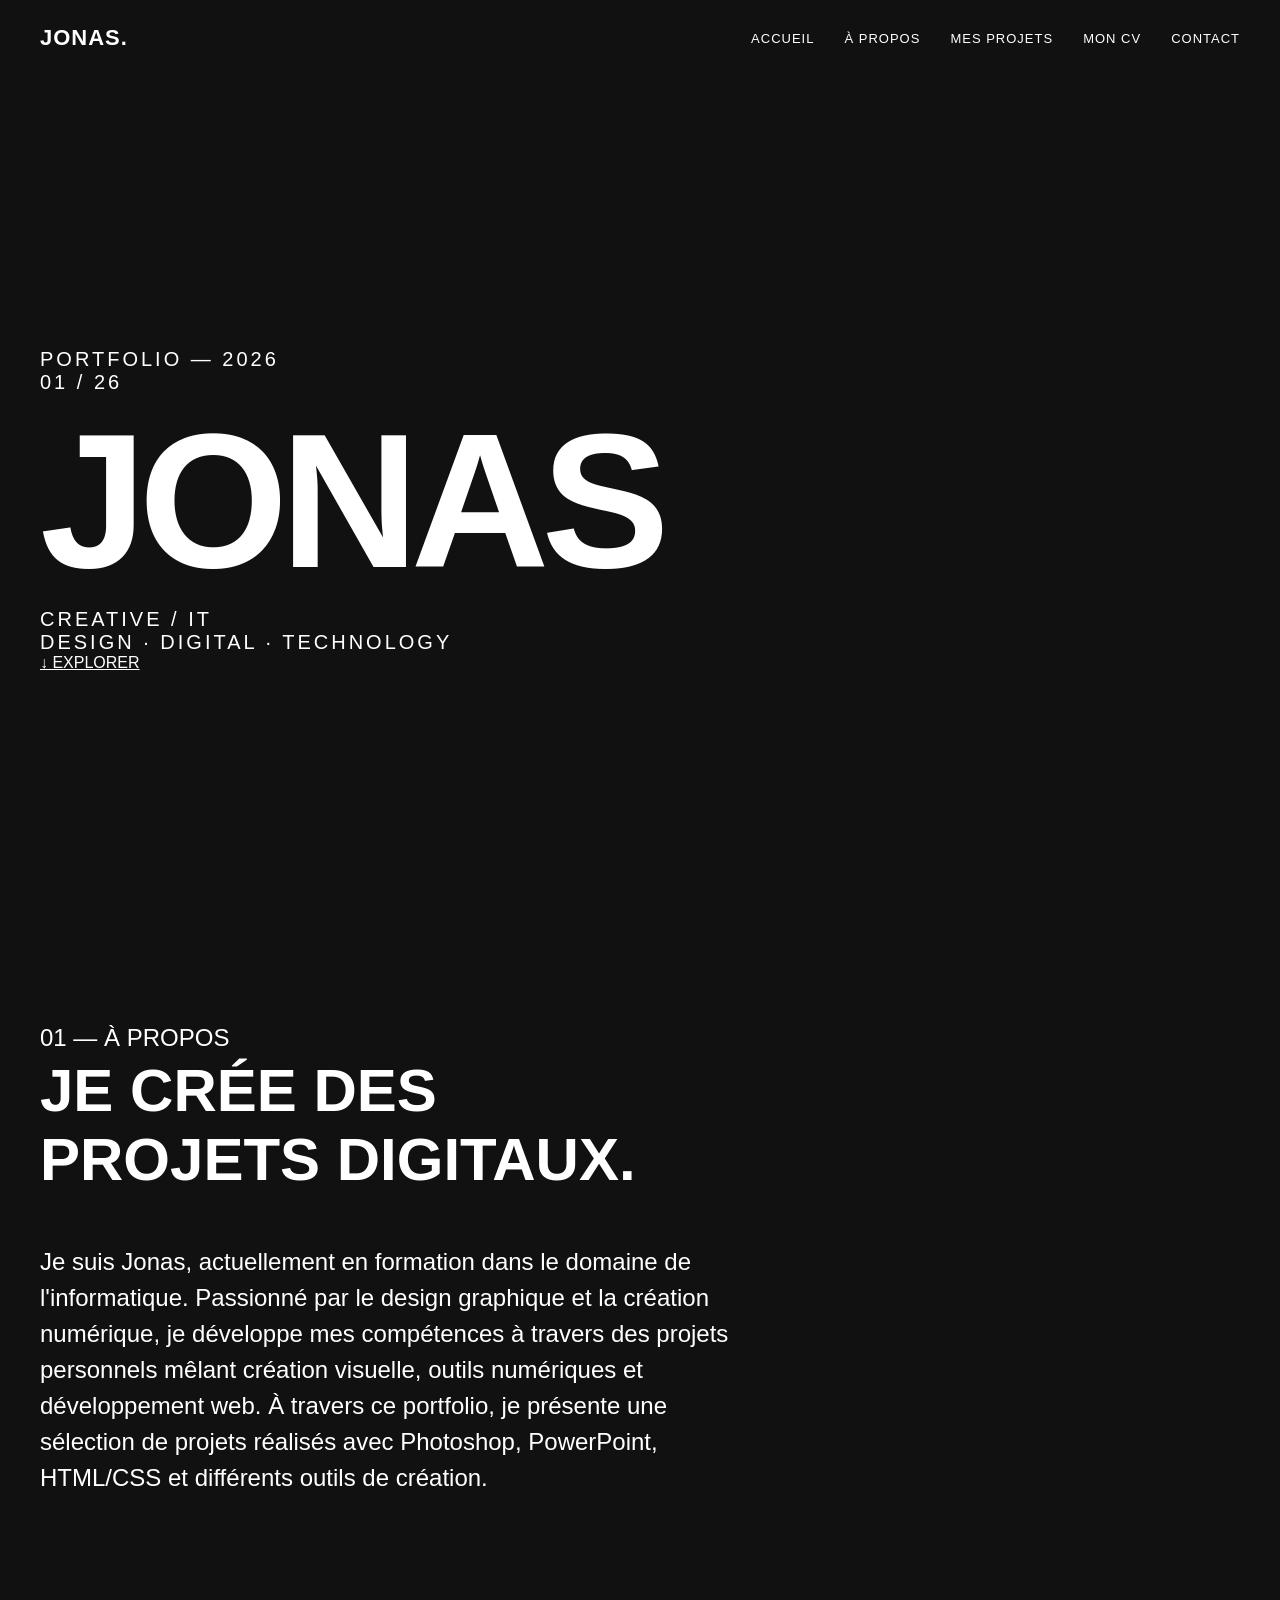
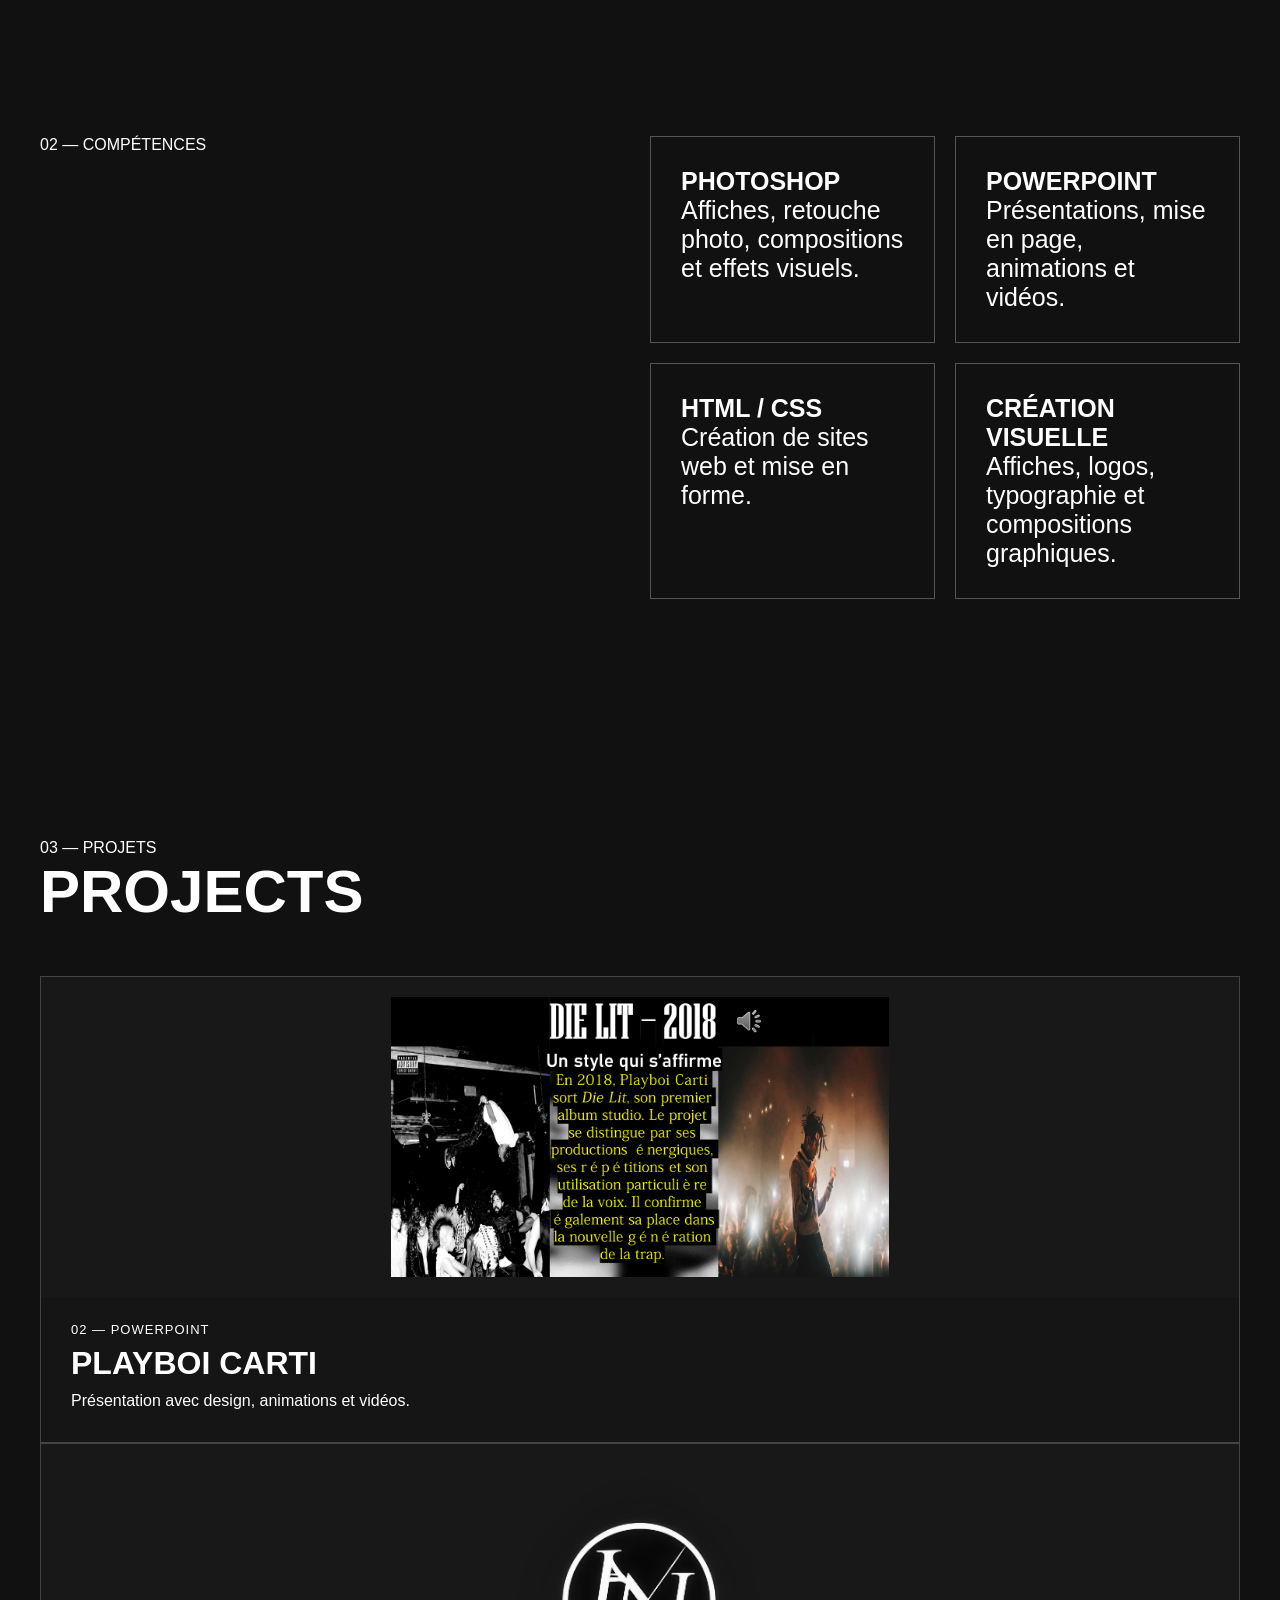
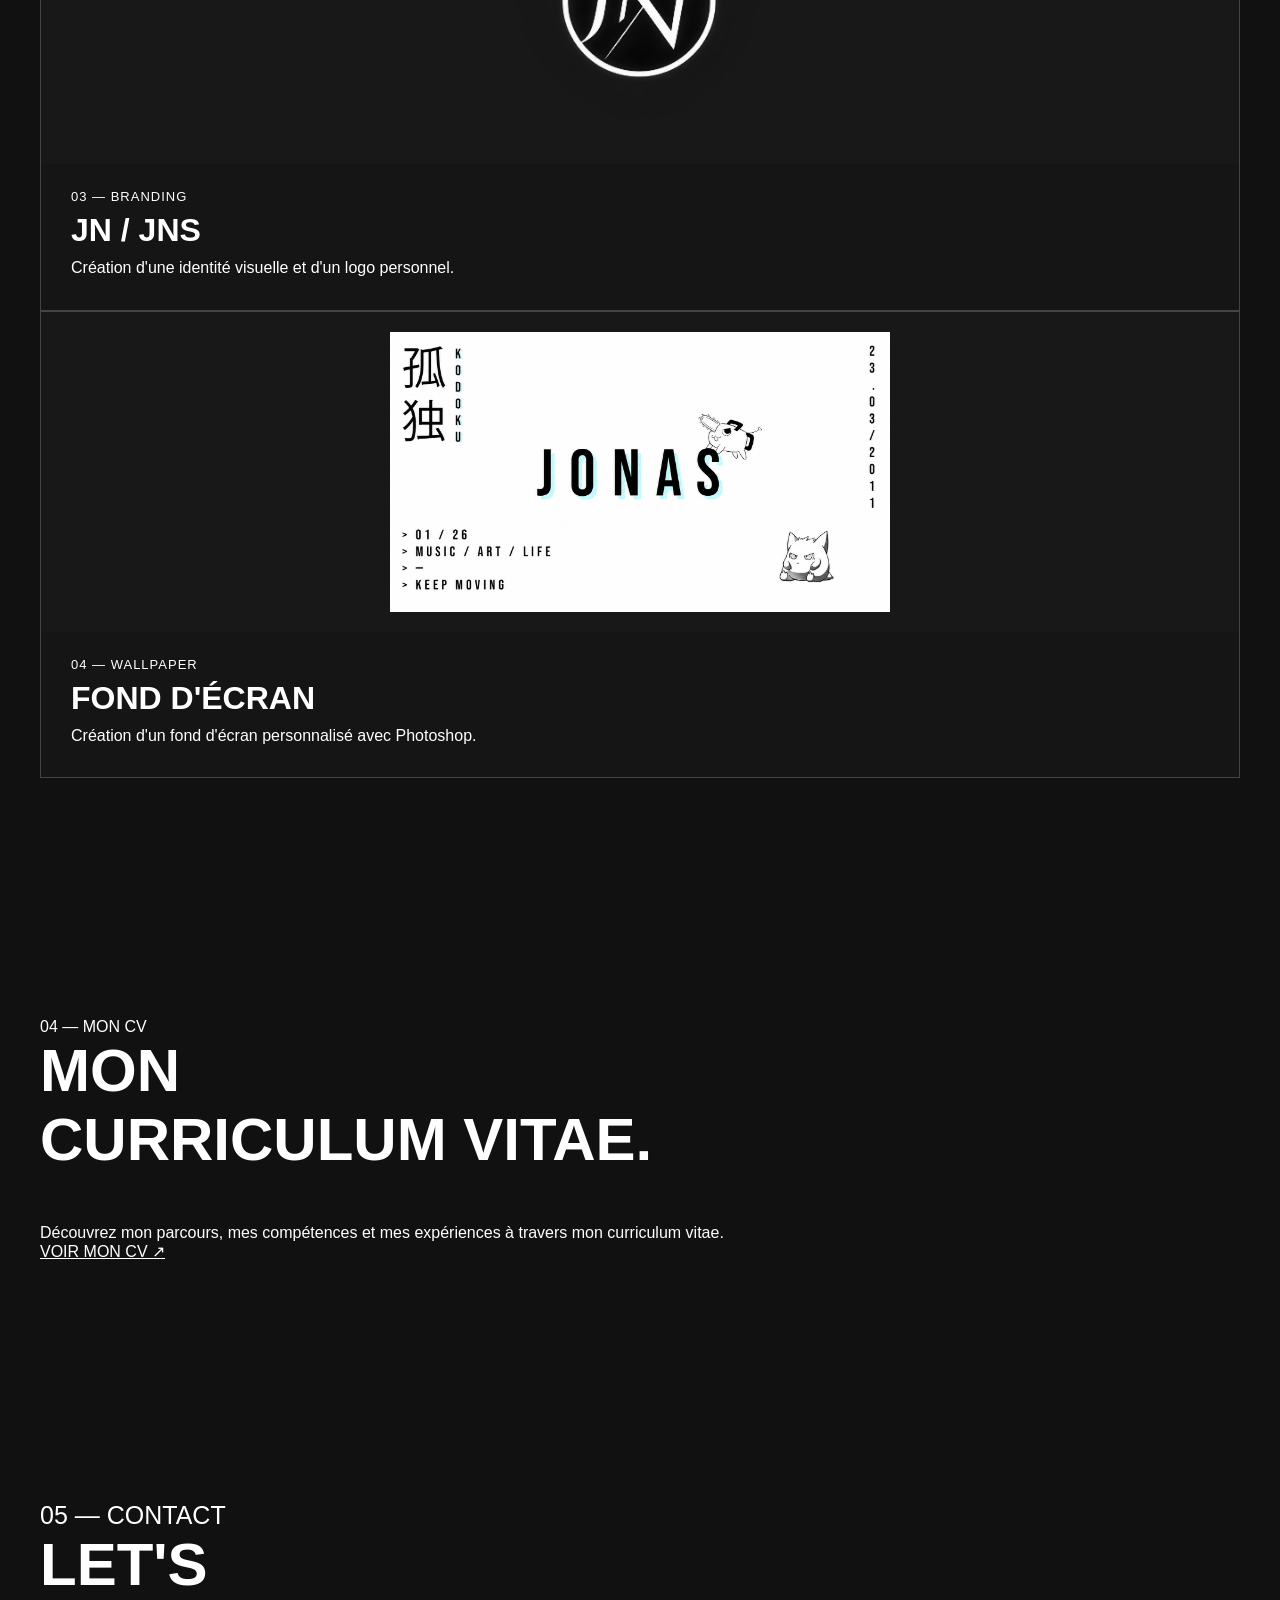
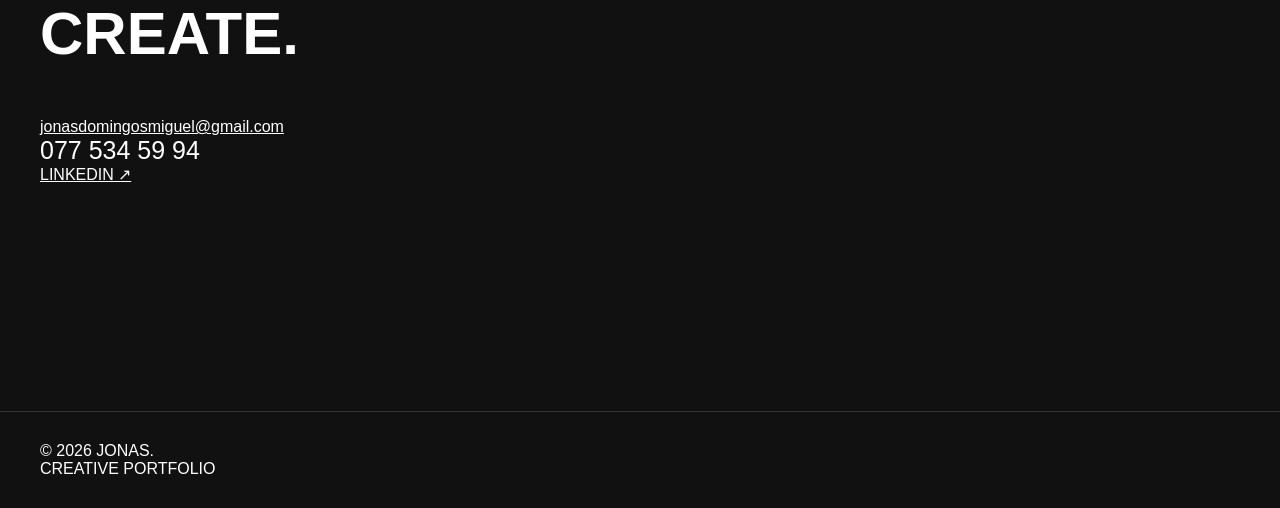
<file: index.html>
<!DOCTYPE html>
<html lang="fr">

<head>
    <meta charset="UTF-8">
    <meta name="viewport" content="width=device-width, initial-scale=1.0">

    <title>Jonas — Portfolio</title>

    <link rel="stylesheet" href="style.css">
</head>

<body>

    <!-- NAVIGATION -->

    <nav>

        <div class="logo">
            JONAS.
        </div>

        <div class="menu">
            <a href="#home">ACCUEIL</a>
            <a href="#about">À PROPOS</a>
            <a href="#projects">MES PROJETS</a>
            <a href="#cv">MON CV</a>
            <a href="#contact">CONTACT</a>
        </div>

    </nav>


    <main>


        <!-- =========================
             HERO / ACCUEIL
        ========================= -->

        <section id="home" class="hero">

            <div class="hero-top">

                <p>PORTFOLIO — 2026</p>

                <p>01 / 26</p>

            </div>


            <div class="hero-title">

                <h1>JONAS</h1>

                <p>CREATIVE / IT</p>

            </div>


            <div class="hero-bottom">

                <p>
                    DESIGN · DIGITAL · TECHNOLOGY
                </p>

                <a href="#projects">
                    ↓ EXPLORER
                </a>

            </div>

        </section>



        <!-- =========================
             À PROPOS
        ========================= -->

        <section id="about" class="about">

            <p class="label">
                01 — À PROPOS
            </p>

            <h2>
                JE CRÉE DES<br>
                <span>PROJETS DIGITAUX.</span>
            </h2>

            <p class="about-text">
                Je suis Jonas, actuellement en formation dans le domaine de l'informatique.
                Passionné par le design graphique et la création numérique, je développe mes
                compétences à travers des projets personnels mêlant création visuelle,
                outils numériques et développement web.

                À travers ce portfolio, je présente une sélection de projets réalisés avec
                Photoshop, PowerPoint, HTML/CSS et différents outils de création.
            </p>

        </section>



        <!-- =========================
             COMPÉTENCES
        ========================= -->

        <section id="skills" class="skills">

            <p class="label">
                02 — COMPÉTENCES
            </p>


            <div class="skills">

                <div class="skill">

                    <strong>PHOTOSHOP</strong>

                    <p>
                        Affiches, retouche photo, compositions et effets visuels.
                    </p>

                </div>


                <div class="skill">

                    <strong>POWERPOINT</strong>

                    <p>
                        Présentations, mise en page, animations et vidéos.
                    </p>

                </div>


                <div class="skill">

                    <strong>HTML / CSS</strong>

                    <p>
                        Création de sites web et mise en forme.
                    </p>

                </div>


                <div class="skill">

                    <strong>CRÉATION VISUELLE</strong>

                    <p>
                        Affiches, logos, typographie et compositions graphiques.
                    </p>

                </div>

            </div>

        </section>



        <!-- =========================
             PROJETS
        ========================= -->

        <section id="projects" class="projects">

            <p class="label">
                03 — PROJETS
            </p>

            <h2>
                PROJECTS
            </h2>


            <div class="projects-grid">


                <!-- PROJET 01 -->

                <a href="carti.html" class="project">

    <img
        src="PLAYBOI CARTI die lit.jpg"
        alt="Présentation Playboi Carti"
    >

    <small>
        02 — POWERPOINT
    </small>

    <h3>
        PLAYBOI CARTI
    </h3>

    <p>
        Présentation avec design, animations et vidéos.
    </p>

</a>


                <!-- PROJET 03 -->

                <div class="project">

                    <img
                        src="Logo jn blanc.png"
                        alt="Logo JN"
                    >

                    <small>
                        03 — BRANDING
                    </small>

                    <h3>
                        JN / JNS
                    </h3>

                    <p>
                        Création d'une identité visuelle et d'un logo personnel.
                    </p>

                </div>



                <!-- PROJET 04 -->

                <div class="project">

                    <img
                        src="jonas wallpaper.png"
                        alt="Fond d'écran"
                    >

                    <small>
                        04 — WALLPAPER
                    </small>

                    <h3>
                        FOND D'ÉCRAN
                    </h3>

                    <p>
                        Création d'un fond d'écran personnalisé avec Photoshop.
                    </p>

                </div>


            </div>

        </section>



        <!-- =========================
             CV
        ========================= -->

        <section id="cv" class="cv">

            <p class="label">
                04 — MON CV
            </p>

            <h2>
                MON<br>
                <span>CURRICULUM VITAE.</span>
            </h2>

            <div class="cv-content">

                <p>
                    Découvrez mon parcours, mes compétences et mes expériences
                    à travers mon curriculum vitae.
                </p>

                <a
                    href="JONAS DOMINGOS MIGUEL - CV - Informaticien.pdf"
                    target="_blank"
                    class="cv-button"
                >
                    VOIR MON CV ↗
                </a>

            </div>

        </section>



        <!-- =========================
             CONTACT
        ========================= -->

        <section id="contact" class="contact">

            <p class="label">
                05 — CONTACT
            </p>

            <h2>
                LET'S<br>
                <span>CREATE.</span>
            </h2>

            <a href="mailto:jonasdomingosmiguel@gmail.com">
                jonasdomingosmiguel@gmail.com
            </a>

            <p>
                077 534 59 94
            </p>

            <a
                href="https://www.linkedin.com/in/jonas-domingos-190a22437/"
                target="_blank"
            >
                LINKEDIN ↗
            </a>

        </section>


    </main>



    <!-- FOOTER -->

    <footer>

        <p>
            © 2026 JONAS.
        </p>

        <p>
            CREATIVE PORTFOLIO
        </p>

    </footer>


</body>
</html>
</file>
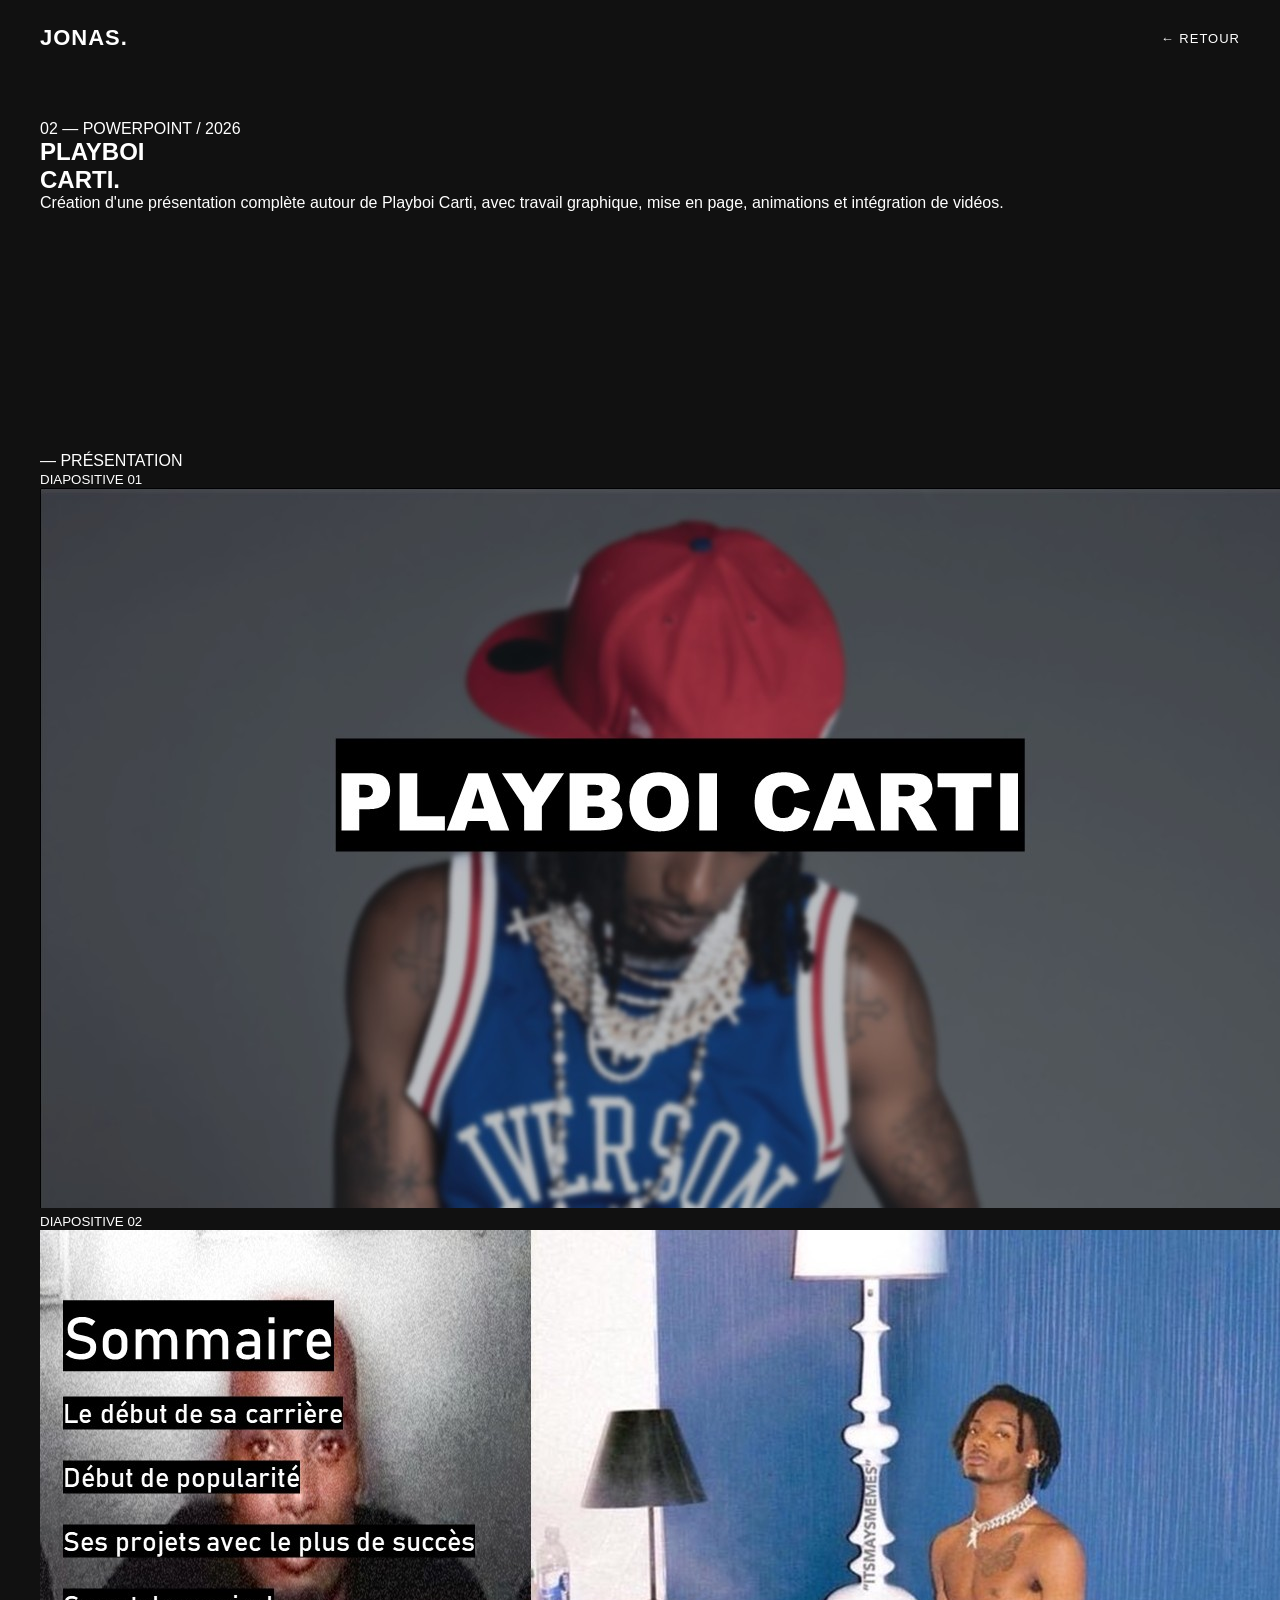
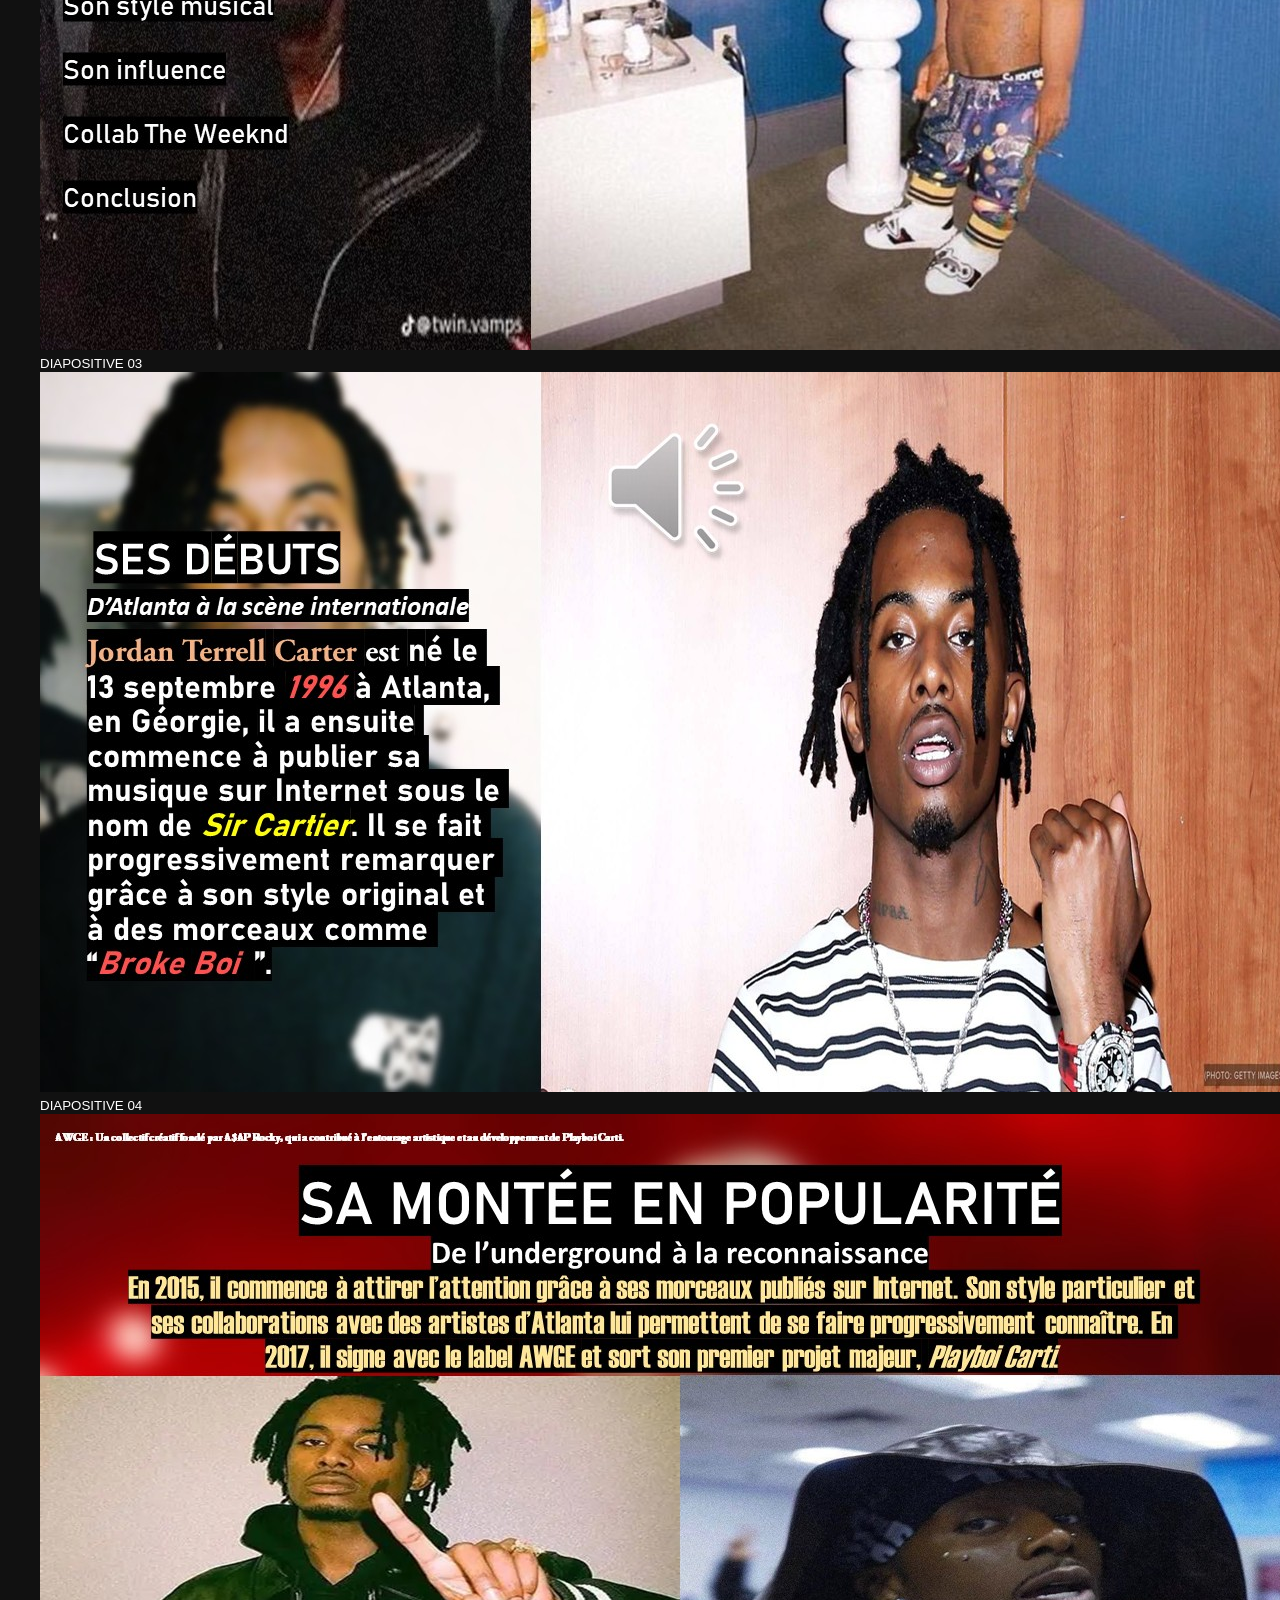
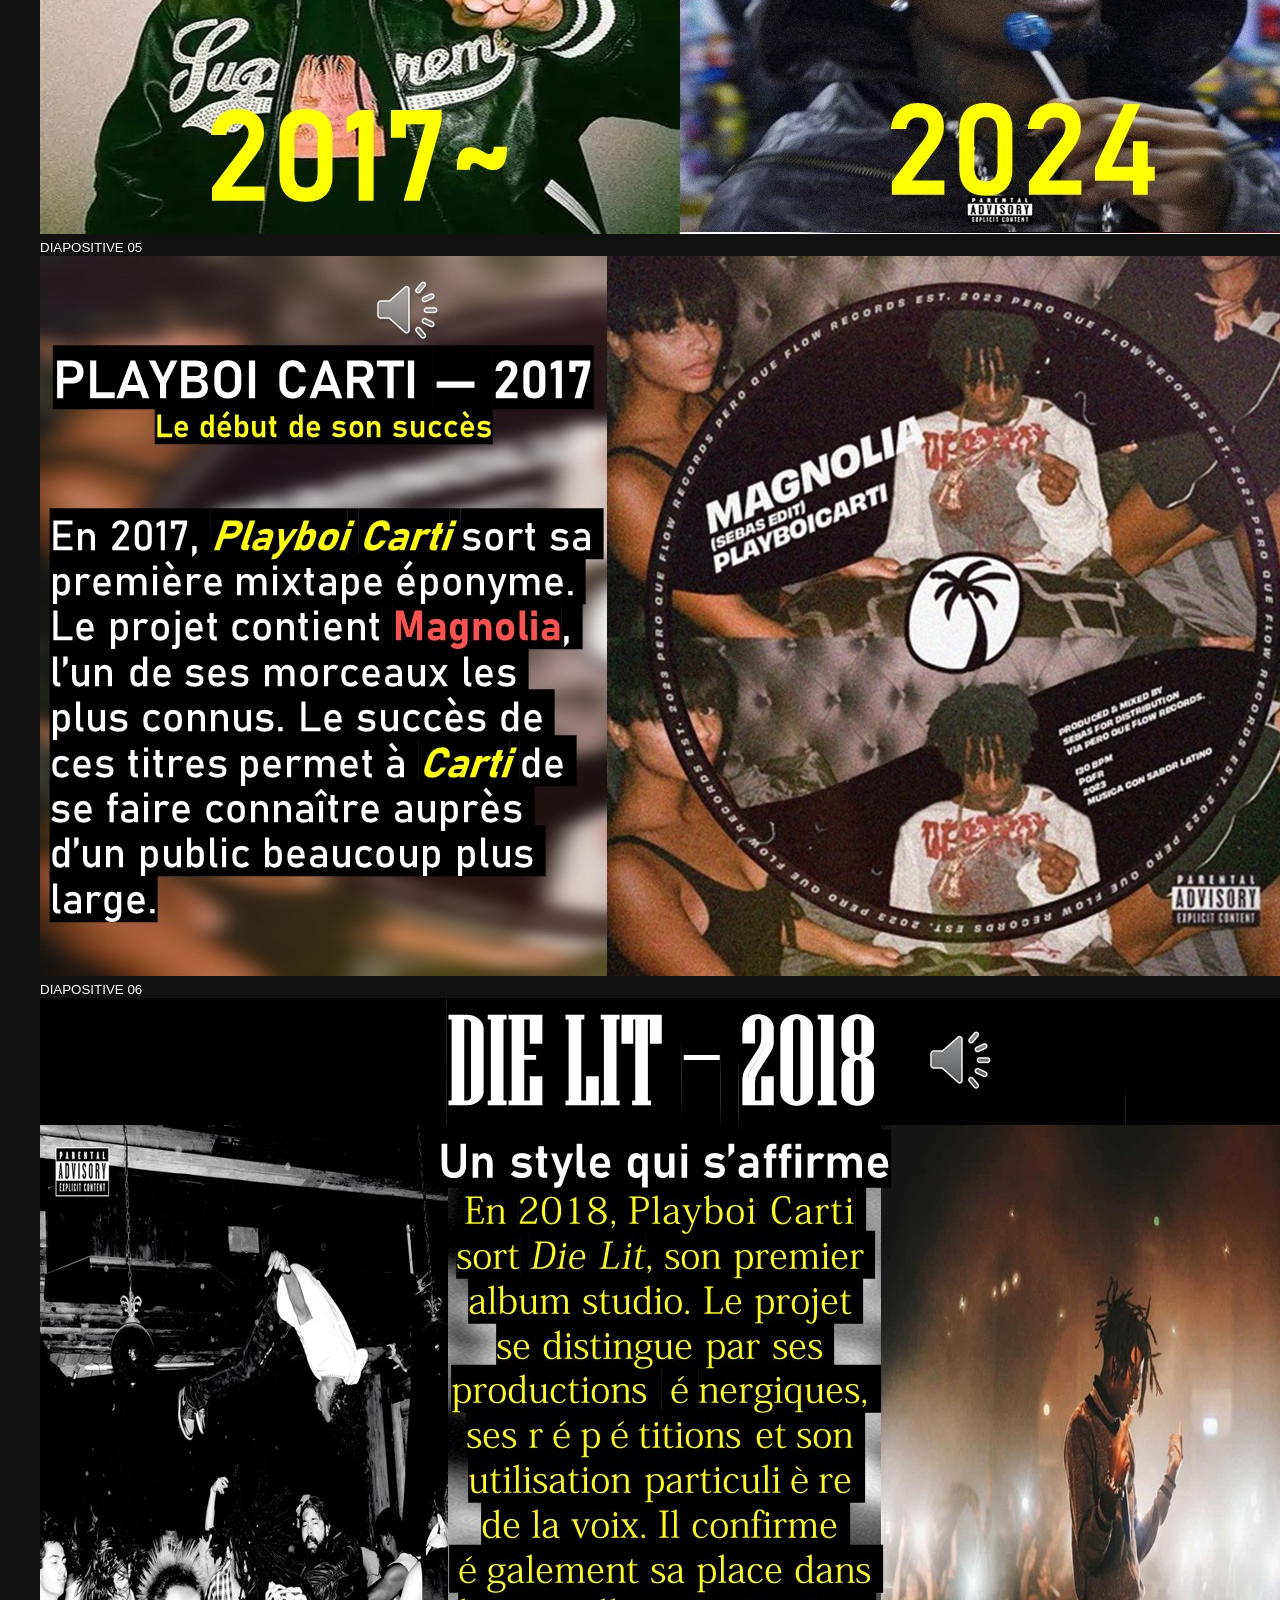
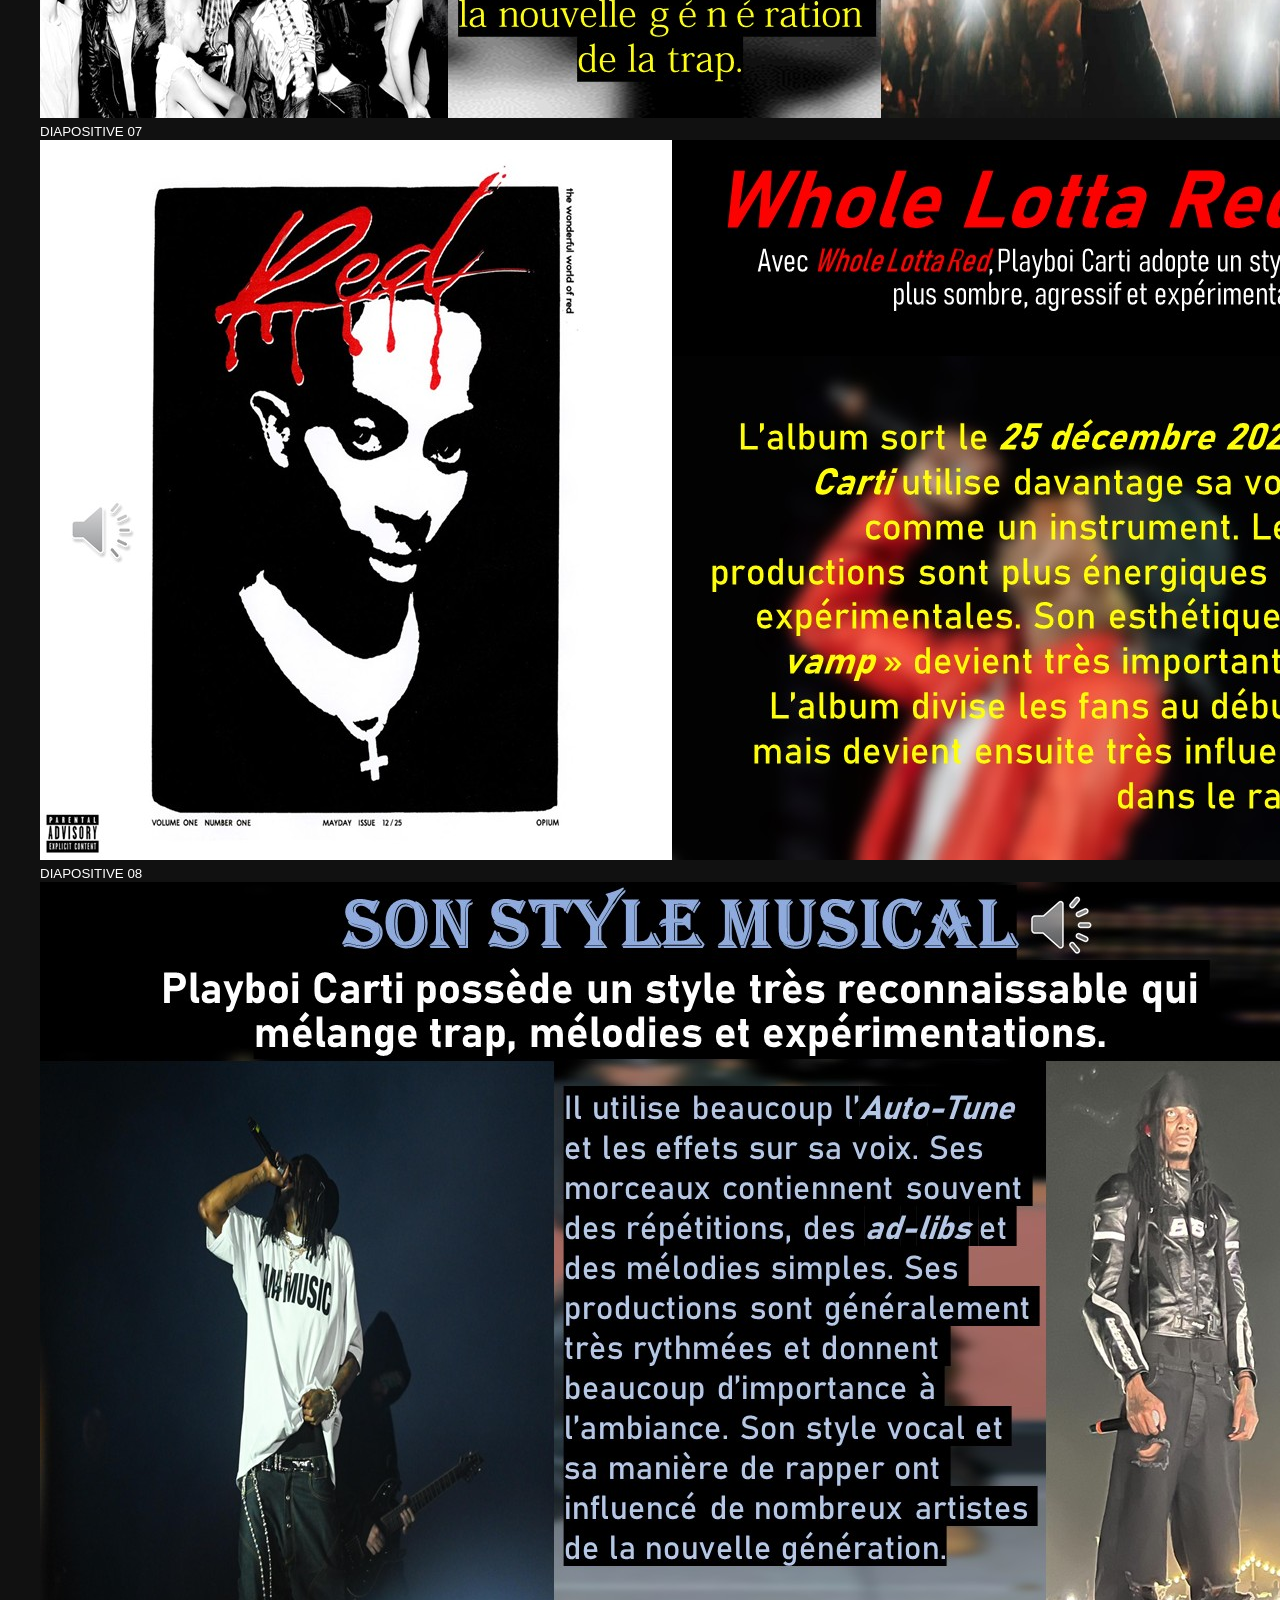
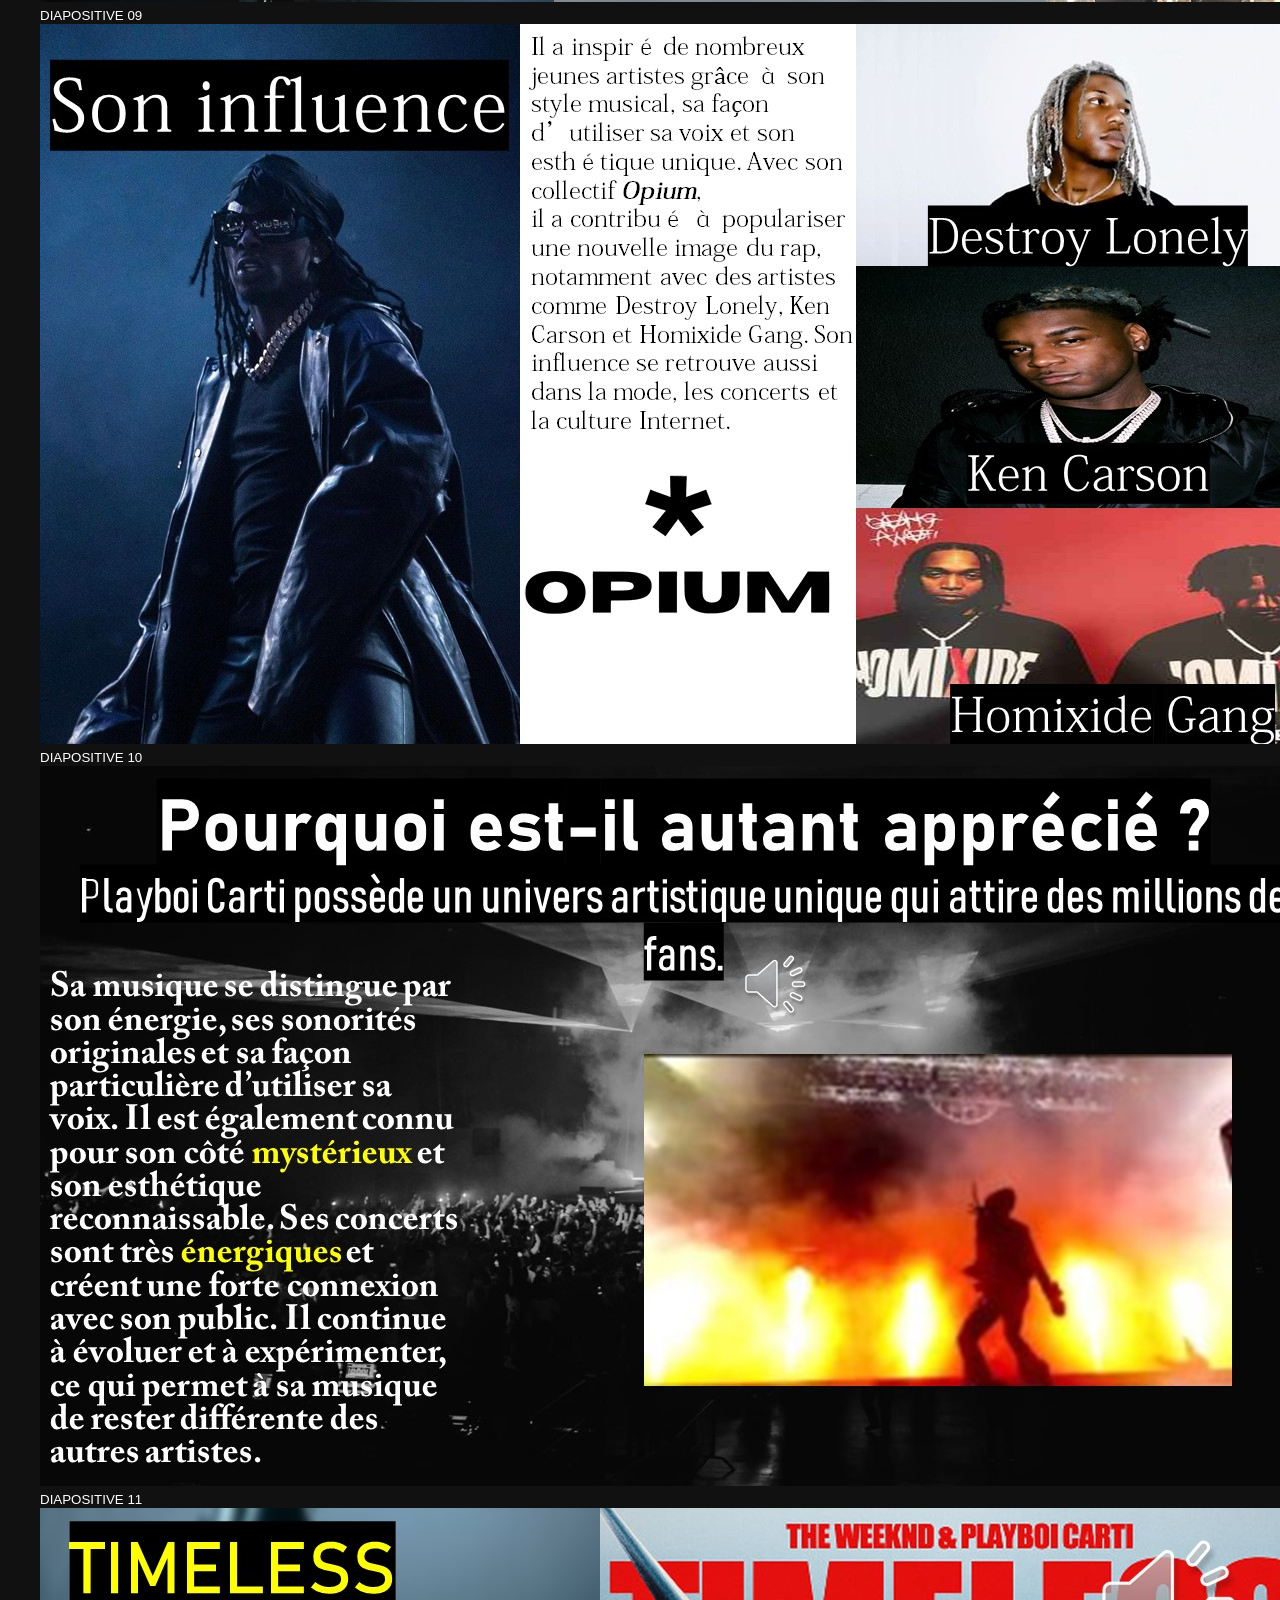
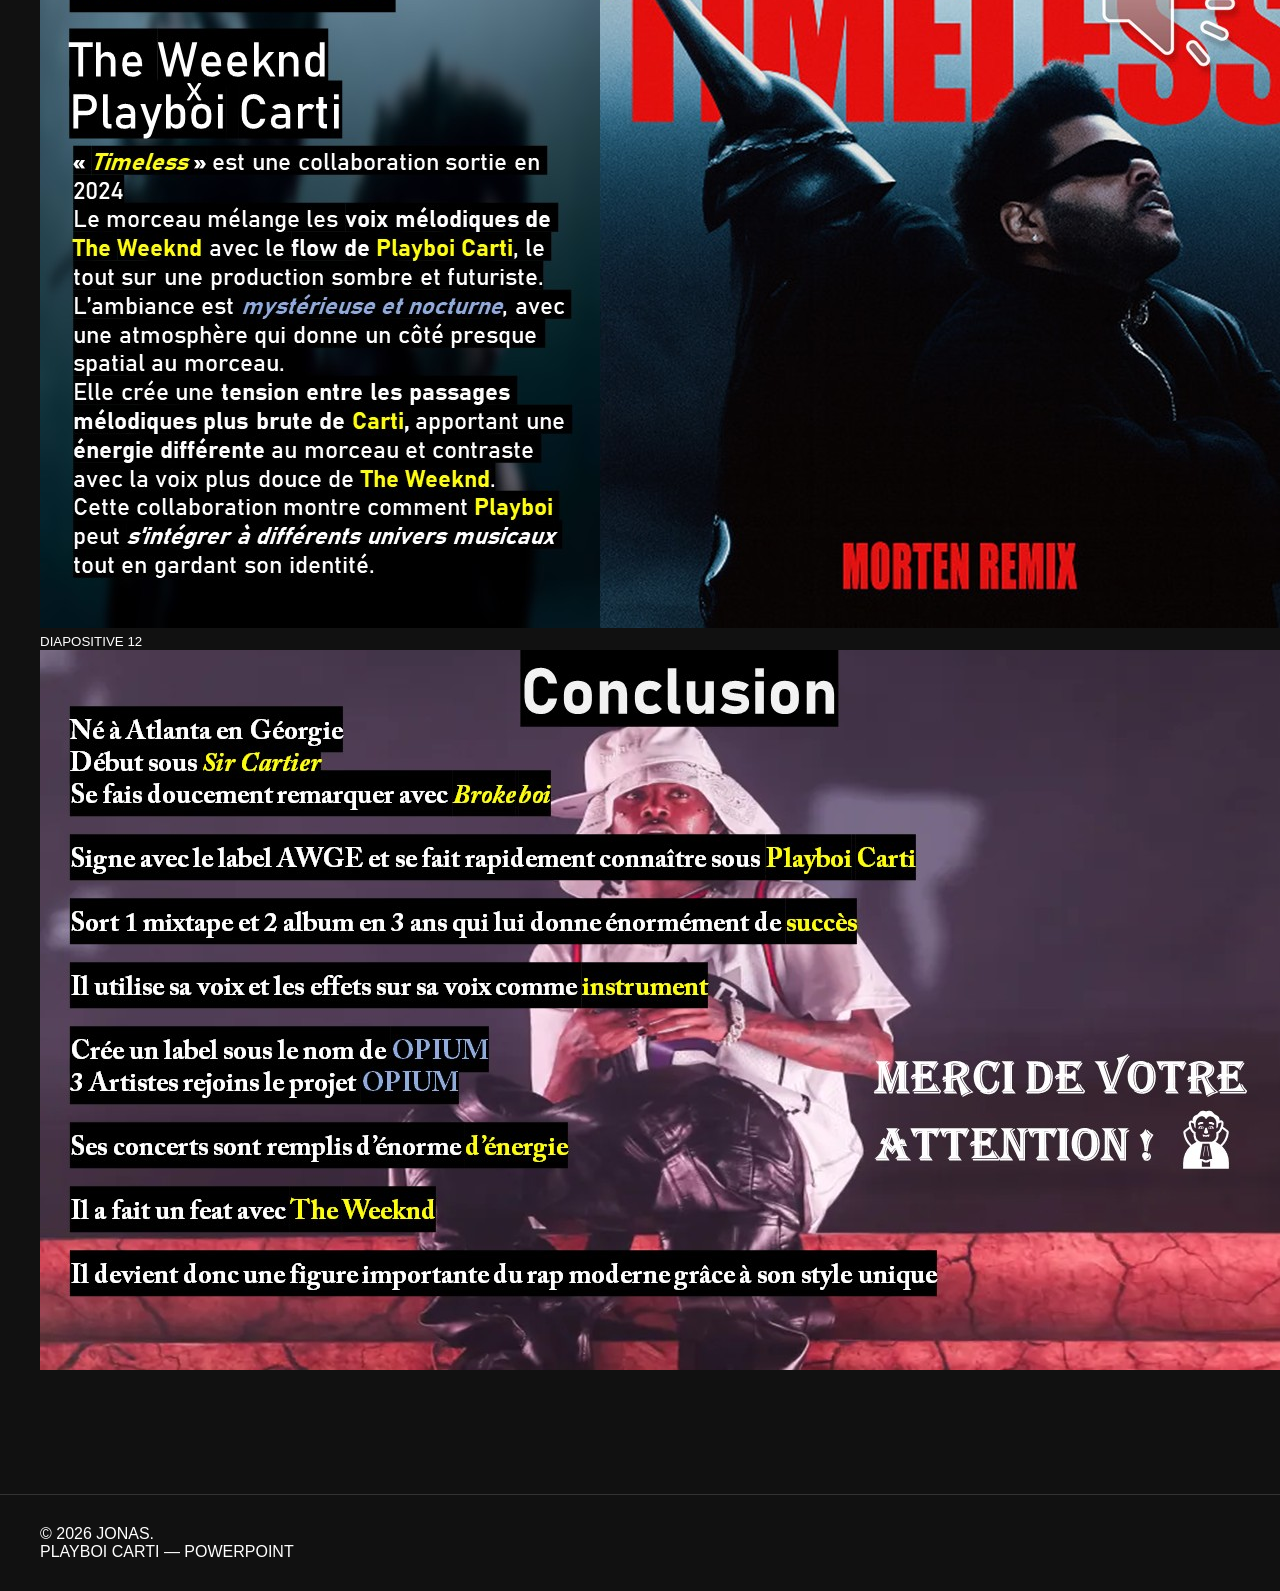
<file: carti.html>
<!DOCTYPE html>
<html lang="fr">

<head>
    <meta charset="UTF-8">
    <meta name="viewport" content="width=device-width, initial-scale=1.0">

    <title>Playboi Carti — Jonas</title>

    <link rel="stylesheet" href="style.css">
</head>

<body>


    <!-- NAVIGATION -->

    <nav>

        <div class="logo">
            JONAS.
        </div>

        <div class="menu">

            <a href="index.html">
                ← RETOUR
            </a>

        </div>

    </nav>



    <main>


        <!-- =========================
             INTRODUCTION
        ========================= -->

        <section class="project-page">

            <p class="label">
                02 — POWERPOINT / 2026
            </p>

            <h1>
                PLAYBOI<br>
                <span>CARTI.</span>
            </h1>

            <p class="project-intro">
                Création d'une présentation complète autour de
                Playboi Carti, avec travail graphique, mise en page,
                animations et intégration de vidéos.
            </p>

        </section>



        <!-- =========================
             DIAPOSITIVES
        ========================= -->

        <section class="slides">

            <p class="label">
                — PRÉSENTATION
            </p>



            <!-- DIAPOSITIVE 01 -->

            <div class="slide">

                <small>
                    DIAPOSITIVE 01
                </small>

                <img
                    src="Diapositive1.JPG"
                    alt="Diapositive 01 Playboi Carti"
                >

            </div>



            <!-- DIAPOSITIVE 02 -->

            <div class="slide">

                <small>
                    DIAPOSITIVE 02
                </small>

                <img
                    src="Diapositive2.JPG"
                    alt="Diapositive 02 Playboi Carti"
                >

            </div>



            <!-- DIAPOSITIVE 03 -->

            <div class="slide">

                <small>
                    DIAPOSITIVE 03
                </small>

                <img
                    src="Diapositive3.JPG"
                    alt="Diapositive 03 Playboi Carti"
                >

            </div>



            <!-- DIAPOSITIVE 04 -->

            <div class="slide">

                <small>
                    DIAPOSITIVE 04
                </small>

                <img
                    src="Diapositive4.JPG"
                    alt="Diapositive 04 Playboi Carti"
                >

            </div>



            <!-- DIAPOSITIVE 05 -->

            <div class="slide">

                <small>
                    DIAPOSITIVE 05
                </small>

                <img
                    src="Diapositive5.JPG"
                    alt="Diapositive 05 Playboi Carti"
                >

            </div>



            <!-- DIAPOSITIVE 06 -->

            <div class="slide">

                <small>
                    DIAPOSITIVE 06
                </small>

                <img
                    src="Diapositive6.JPG"
                    alt="Diapositive 06 Playboi Carti"
                >

            </div>



            <!-- DIAPOSITIVE 07 -->

            <div class="slide">

                <small>
                    DIAPOSITIVE 07
                </small>

                <img
                    src="Diapositive7.JPG"
                    alt="Diapositive 07 Playboi Carti"
                >

            </div>



            <!-- DIAPOSITIVE 08 -->

            <div class="slide">

                <small>
                    DIAPOSITIVE 08
                </small>

                <img
                    src="Diapositive8.JPG"
                    alt="Diapositive 08 Playboi Carti"
                >

            </div>



            <!-- DIAPOSITIVE 09 -->

            <div class="slide">

                <small>
                    DIAPOSITIVE 09
                </small>

                <img
                    src="Diapositive9.JPG"
                    alt="Diapositive 09 Playboi Carti"
                >

            </div>



            <!-- DIAPOSITIVE 10 -->

            <div class="slide">

                <small>
                    DIAPOSITIVE 10
                </small>

                <img
                    src="Diapositive10.JPG"
                    alt="Diapositive 10 Playboi Carti"
                >

            </div>



            <!-- DIAPOSITIVE 11 -->

            <div class="slide">

                <small>
                    DIAPOSITIVE 11
                </small>

                <img
                    src="Diapositive11.JPG"
                    alt="Diapositive 11 Playboi Carti"
                >

            </div>



            <!-- DIAPOSITIVE 12 -->

            <div class="slide">

                <small>
                    DIAPOSITIVE 12
                </small>

                <img
                    src="Diapositive12.JPG"
                    alt="Diapositive 12 Playboi Carti"
                >

            </div>


        </section>

    </main>



    <!-- FOOTER -->

    <footer>

        <p>
            © 2026 JONAS.
        </p>

        <p>
            PLAYBOI CARTI — POWERPOINT
        </p>

    </footer>


</body>
</html>
</file>
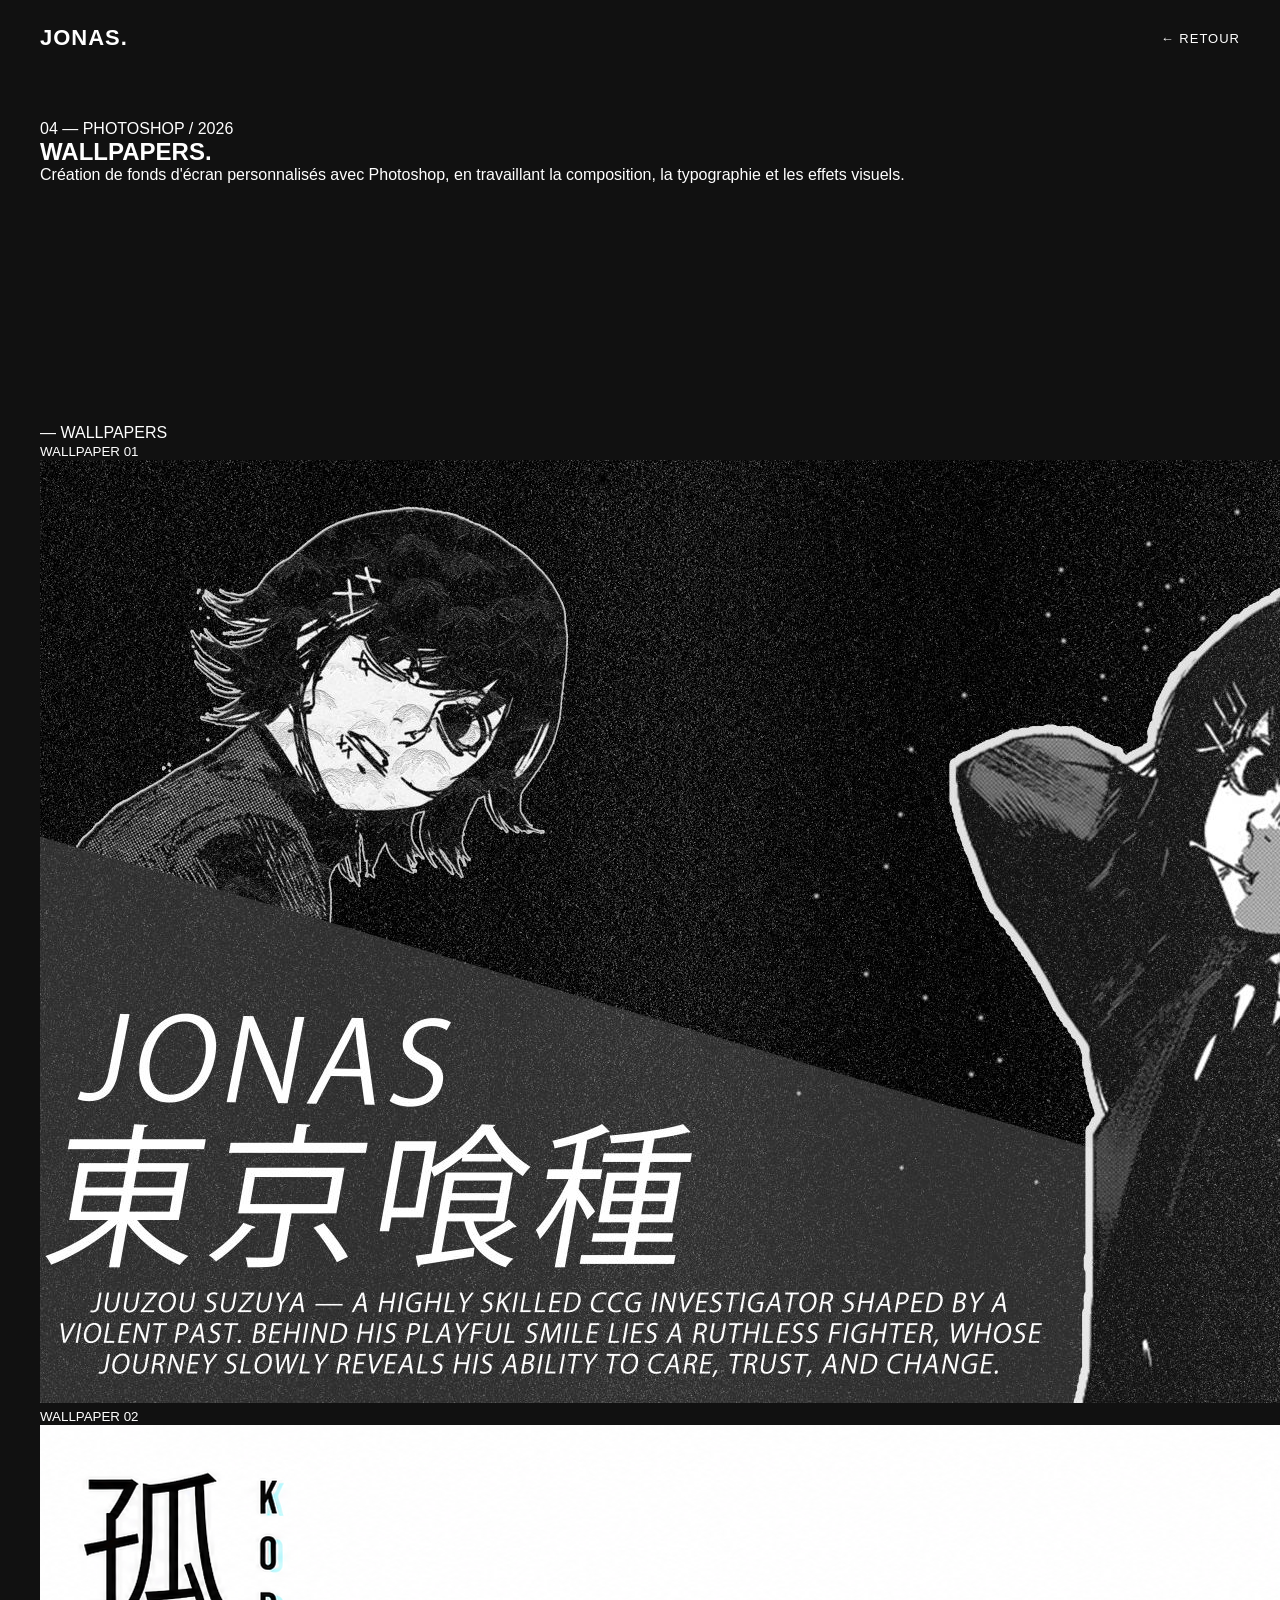
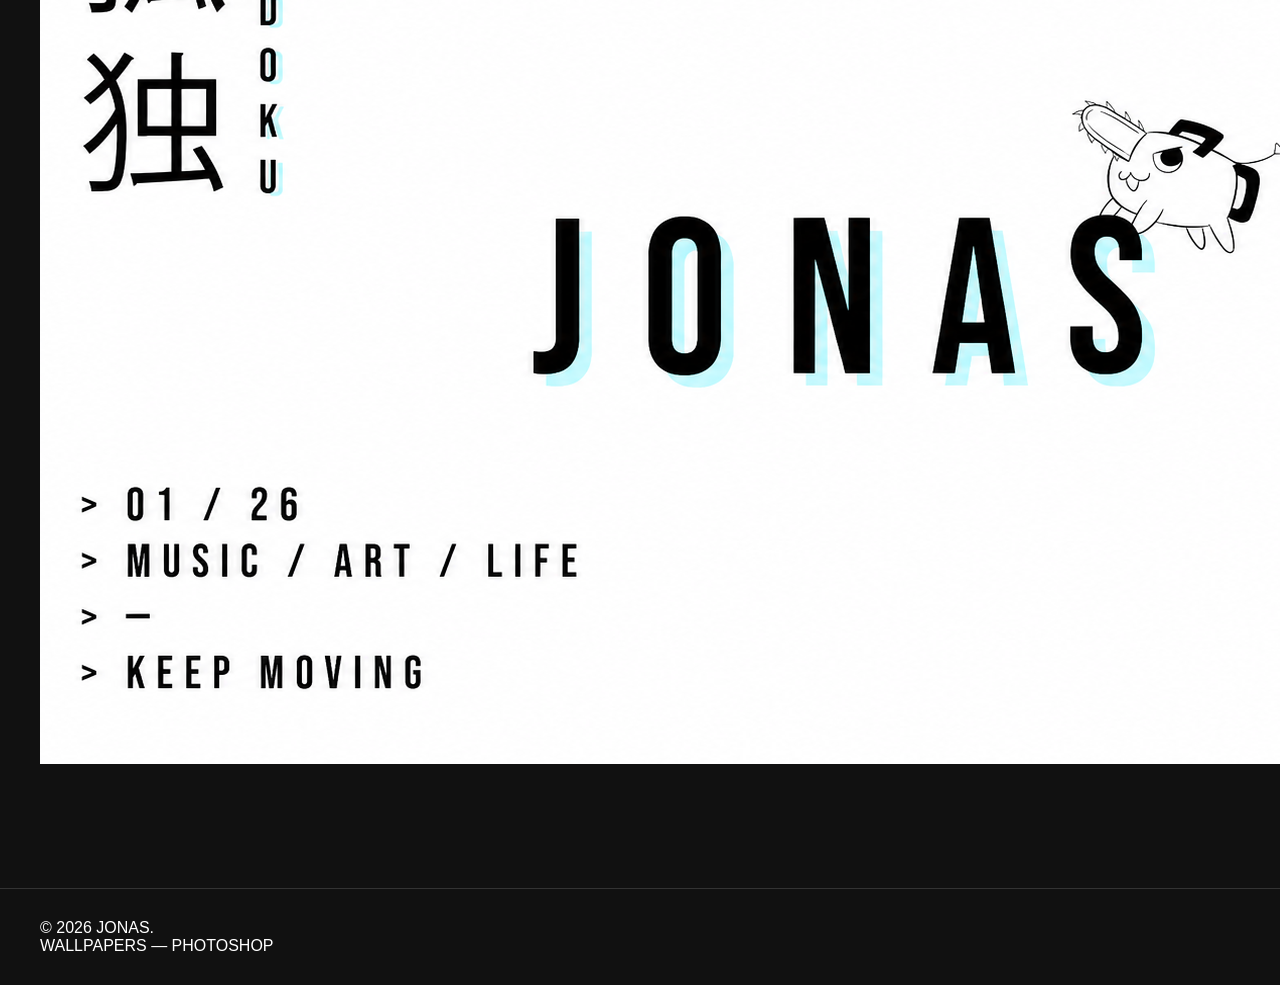
<file: wallpaper.html>
<!DOCTYPE html>
<html lang="fr">

<head>
    <meta charset="UTF-8">
    <meta name="viewport" content="width=device-width, initial-scale=1.0">

    <title>Wallpapers — Jonas</title>

    <link rel="stylesheet" href="style.css">
</head>

<body>


    <!-- NAVIGATION -->

    <nav>

        <div class="logo">
            JONAS.
        </div>

        <div class="menu">

            <a href="index.html">
                ← RETOUR
            </a>

        </div>

    </nav>



    <main>


        <!-- =========================
             INTRODUCTION
        ========================= -->

        <section class="project-page">

            <p class="label">
                04 — PHOTOSHOP / 2026
            </p>

            <h1>
                WALLPAPERS.
            </h1>

            <p class="project-intro">
                Création de fonds d'écran personnalisés avec Photoshop,
                en travaillant la composition, la typographie et les effets visuels.
            </p>

        </section>



        <!-- =========================
             WALLPAPERS
        ========================= -->

        <section class="slides">

            <p class="label">
                — WALLPAPERS
            </p>



            <!-- WALLPAPER 01 -->

            <div class="slide">

                <small>
                    WALLPAPER 01
                </small>

                <img
                    src="juuzou suzuya wallpaper jonas copie.jpg"
                    alt="Wallpaper Juuzou Suzuya"
                >

            </div>



            <!-- WALLPAPER 02 -->

            <div class="slide">

                <small>
                    WALLPAPER 02
                </small>

                <img
                    src="jonas wallpaper.png"
                    alt="Wallpaper Jonas"
                >

            </div>


        </section>

    </main>



    <!-- FOOTER -->

    <footer>

        <p>
            © 2026 JONAS.
        </p>

        <p>
            WALLPAPERS — PHOTOSHOP
        </p>

    </footer>


</body>
</html>
</file>
<file: style.css>
* {
    margin: 0;
    padding: 0;
    box-sizing: border-box;
}

html {
    scroll-behavior: smooth;
}

body {
    background: #111;
    color: white;
    font-family: Arial, sans-serif;
}

/* =========================
   NAVIGATION
========================= */

nav {
    position: fixed;
    top: 0;
    left: 0;
    width: 100%;
    padding: 25px 40px;

    display: flex;
    justify-content: space-between;
    align-items: center;

    background: #111;
    z-index: 10;
}


/* LOGO */

.logo {
    font-size: 22px;
    font-weight: bold;
    letter-spacing: 1px;
}


/* MENU */
.menu {
    display: flex;
    align-items: center;
    gap: 30px;
}

.menu a {
    text-decoration: none;
    color: inherit;
    font-size: 14px;
    font-weight: 500;
    transition: opacity 0.3s ease;
}

.menu a:hover {
    opacity: 0.5;
}
    



/* LIENS */

.menu a {
    position: relative;

    color: white;
    text-decoration: none;

    font-size: 13px;
    letter-spacing: 1px;

    padding: 5px 0;
}


/* PETITE LIGNE SOUS LE LIEN */

.menu a::after {
    content: "";

    position: absolute;
    left: 0;
    bottom: 0;

    width: 0;
    height: 2px;

    background: white;

    transition: width 0.3s ease;
}


/* SURVOL */

.menu a:hover::after {
    width: 100%;
}


/* =========================
   HERO
========================= */

.hero {
    min-height: 100vh;
    padding: 180px 40px 60px;
    display: flex;
    flex-direction: column;
    justify-content: center;
}

.hero small {
    font-size: 14px;
    letter-spacing: 3px;
}

.hero h1 {
    font-size: 15vw;
    line-height: 0.8;
    margin: 30px 0;
    letter-spacing: -8px;
}

.hero p {
    font-size: 20px;
    letter-spacing: 3px;
}


/* =========================
   SECTIONS
========================= */

section {
    padding: 120px 40px;
}

h2 {
    font-size: 60px;
    margin-bottom: 50px;
}


/* =========================
   À PROPOS
========================= */

.about {
    max-width: 800px;
}

.about p {
    font-size: 24px;
    line-height: 1.5;
}


/* =========================
   COMPÉTENCES
========================= */

.skills {
    display: grid;
    grid-template-columns: repeat(2, 1fr);
    gap: 20px;
}

.skill {
    border: 1px solid #555;
    padding: 30px;
    font-size: 25px;
    transition: 0.3s ease;
    cursor: pointer;
}

.skill:hover {
    transform: translateY(-8px);
    border-color: white;
    background: #1a1a1a;
}

.skill strong {
    position: relative;
    display: inline-block;
}

.skill strong::after {
    content: "";
    position: absolute;
    left: 0;
    bottom: -2px;
    width: 0;
    height: 2px;
    background: white;
    transition: width 0.3s ease;
}

.skill:hover strong::after {
    width: 100%;
}


/* =========================
   PROJETS
========================= */

#projects {
    padding: 120px 40px;
}

#projects > h2 {
    font-size: 60px;
    margin-bottom: 50px;
}

#projects > .projects {
    display: grid;
    grid-template-columns: repeat(2, 1fr);
    gap: 25px;
}


/* CARTES */

.project {
    border: 1px solid #444;
    background: #151515;
    overflow: hidden;
    transition: transform 0.35s ease, border-color 0.35s ease;
}


/* IMAGES */

.project img {
    width: 100%;
    height: 320px;
    object-fit: contain;
    display: block;
    background: #181818;
    padding: 20px;
    transition: transform 0.5s ease;
}


/* TEXTES DES PROJETS */

.project small {
    display: block;
    margin: 25px 30px 8px;
    font-size: 13px;
    letter-spacing: 1px;
}

.project h3 {
    margin: 0 30px;
    font-size: 32px;
}

.project p {
    margin: 8px 30px 30px;
    font-size: 16px;
    line-height: 1.4;
}


/* HOVER */

.project:hover {
    transform: translateY(-6px);
    border-color: white;
}

.project:hover img {
    transform: scale(1.03);
}


/* =========================
   CONTACT
========================= */

.contact {
    min-height: 70vh;
}

.contact p {
    font-size: 25px;
}


/* =========================
   FOOTER
========================= */

footer {
    padding: 30px 40px;
    border-top: 1px solid #333;
}


/* =========================
   MOBILE
========================= */

@media (max-width: 700px) {

    nav {
        padding: 20px;
    }

    nav a {
        margin-left: 10px;
        font-size: 12px;
    }

    .hero {
        padding: 150px 20px 50px;
    }

    .hero h1 {
        font-size: 20vw;
        letter-spacing: -4px;
    }

    section {
        padding: 80px 20px;
    }

    h2 {
        font-size: 45px;
    }

    .skills,
    #projects > .projects {
        grid-template-columns: 1fr;
    }

    #projects {
        padding: 80px 20px;
    }

    #projects > h2 {
        font-size: 45px;
    }

    .project img {
        height: 250px;
    }
}
a,
a:visited {
    color: white;
}
.project {
    text-decoration: none;
    color: inherit;
    display: block;
}

.project:visited {
    color: inherit;
}

.project:hover {
    color: inherit;
}
</file>
